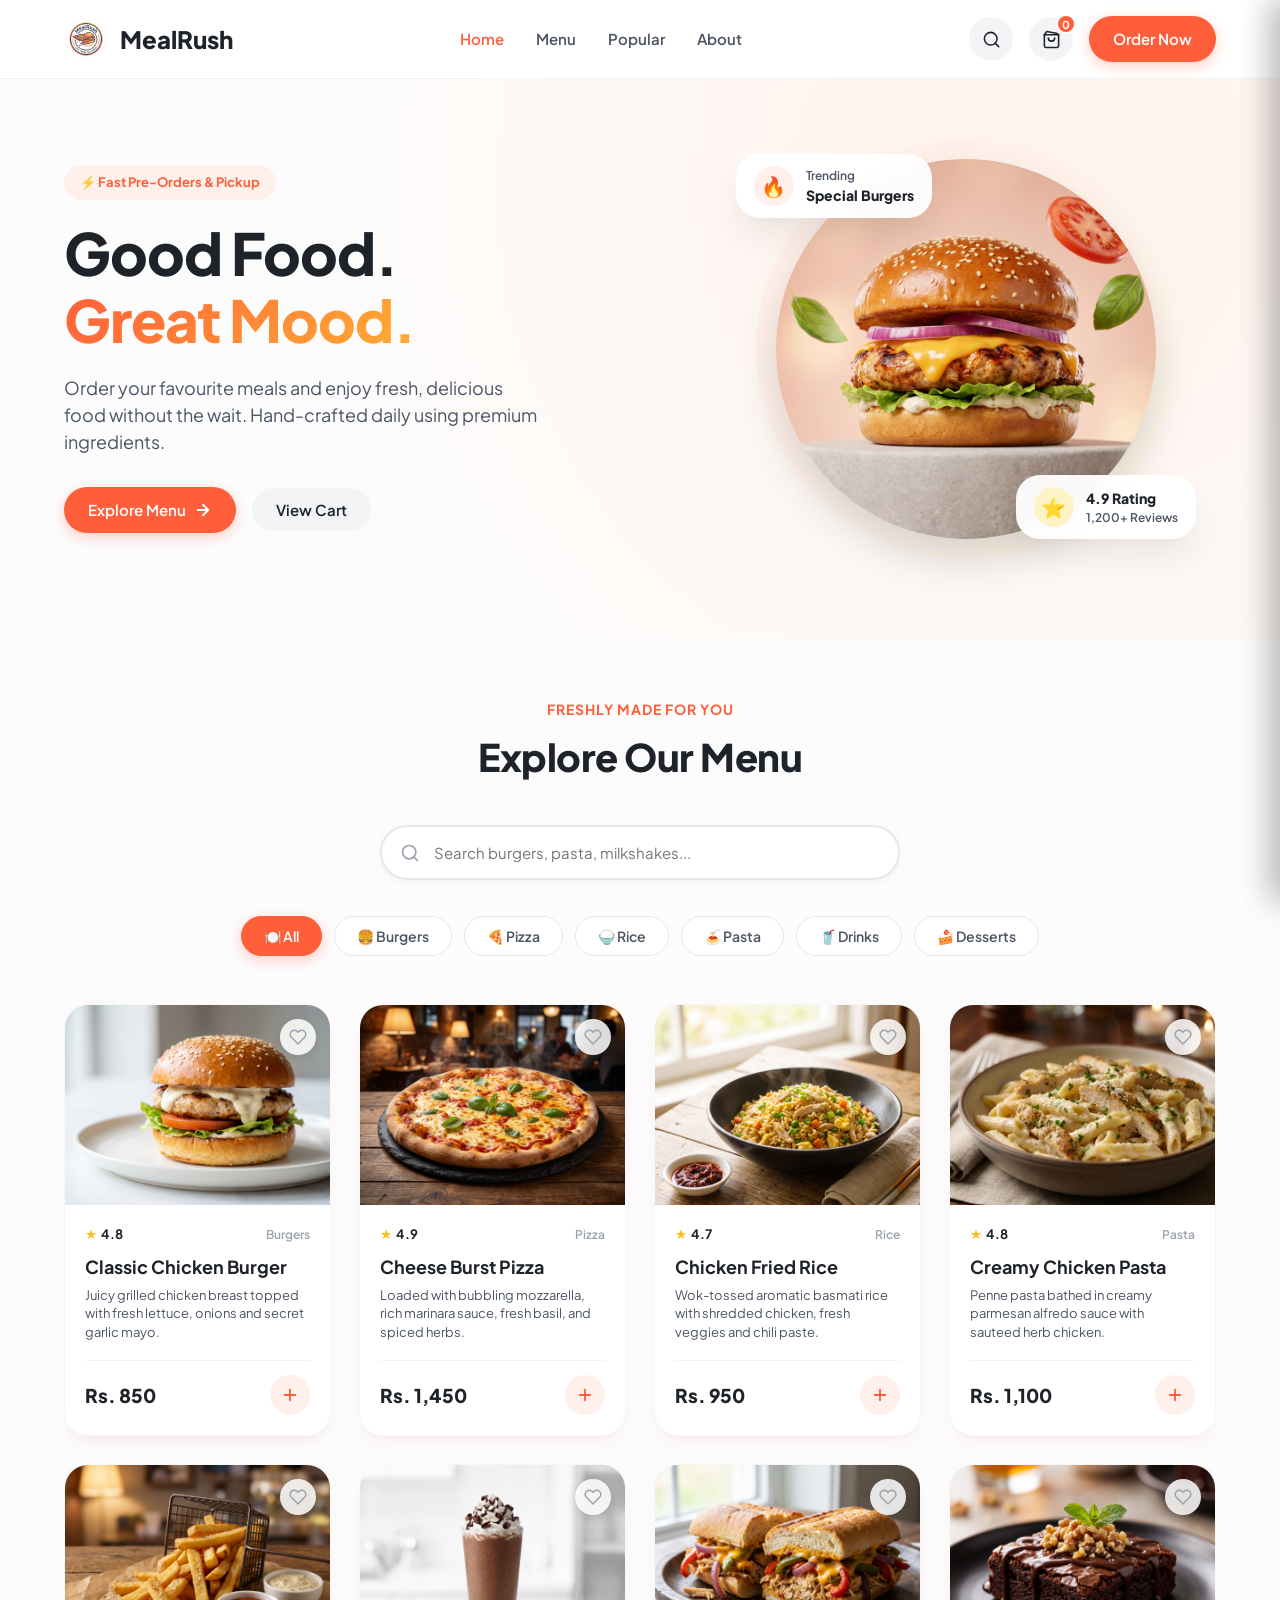
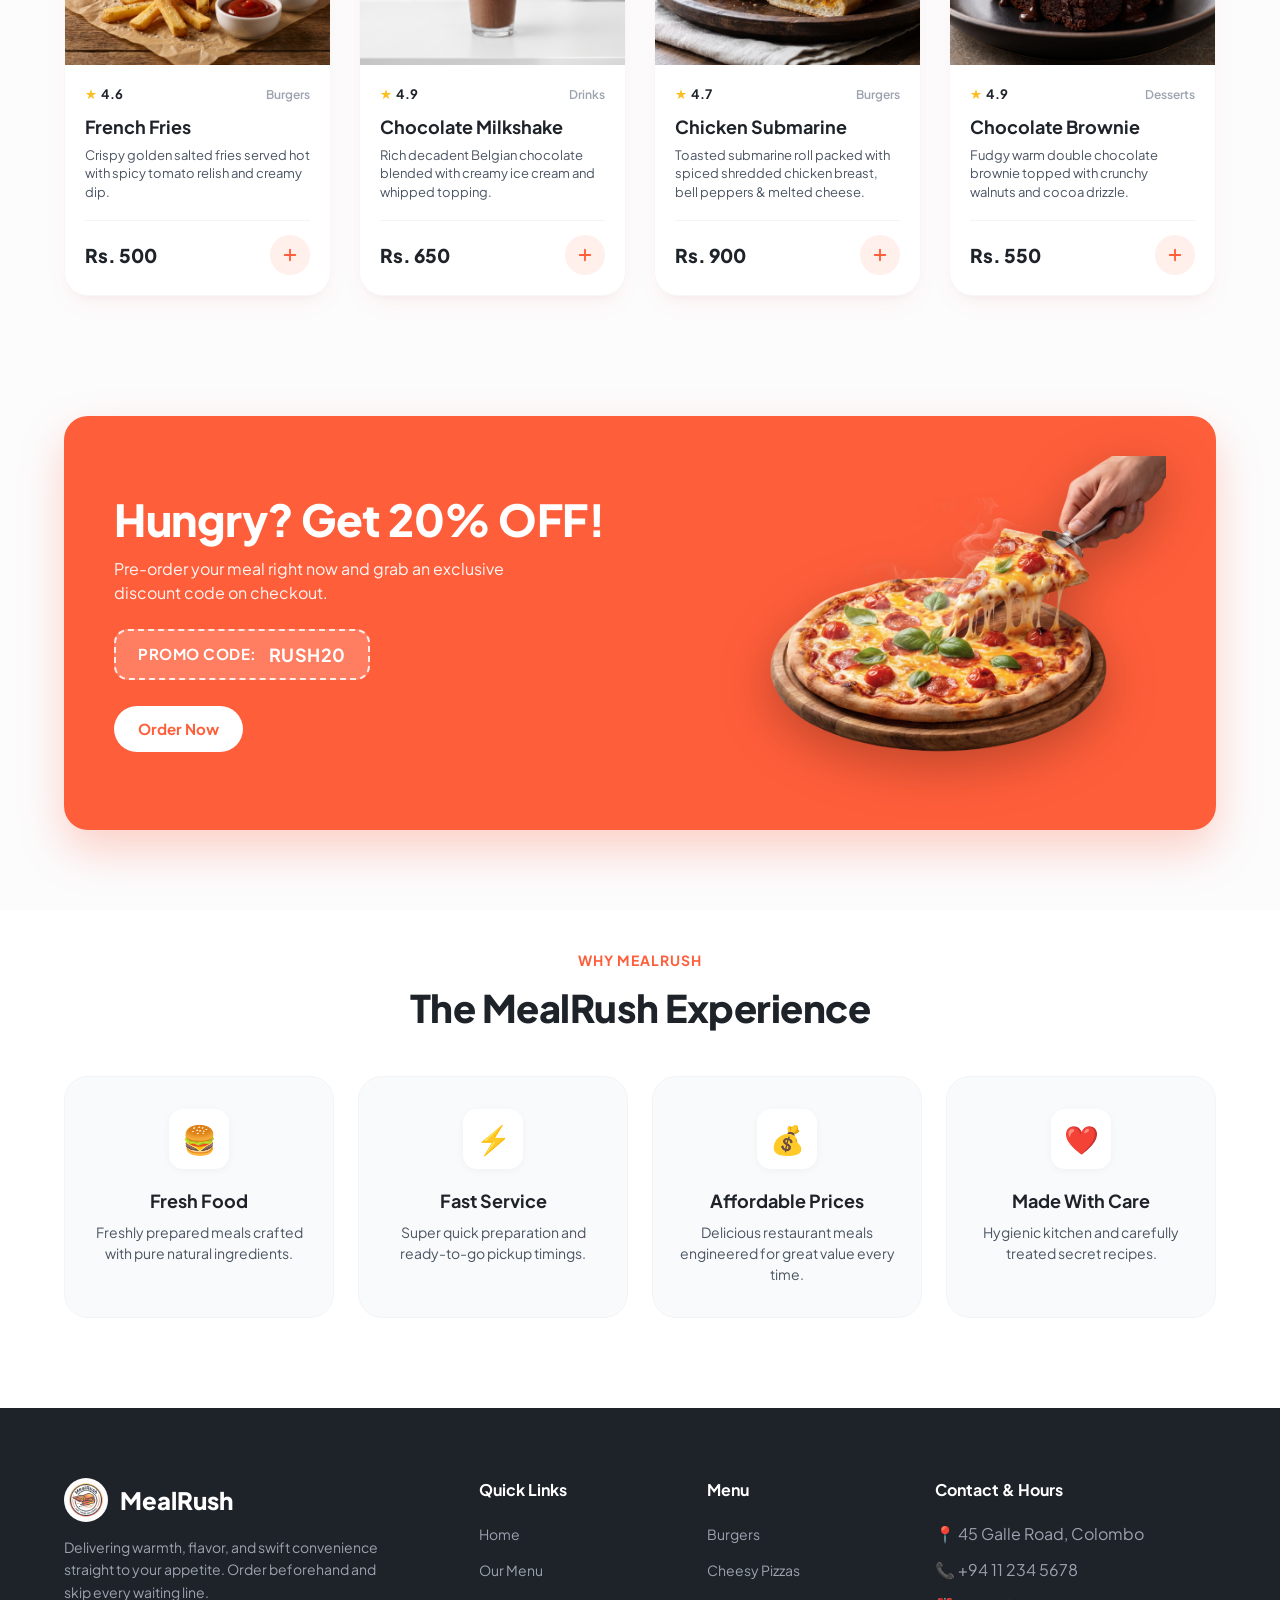
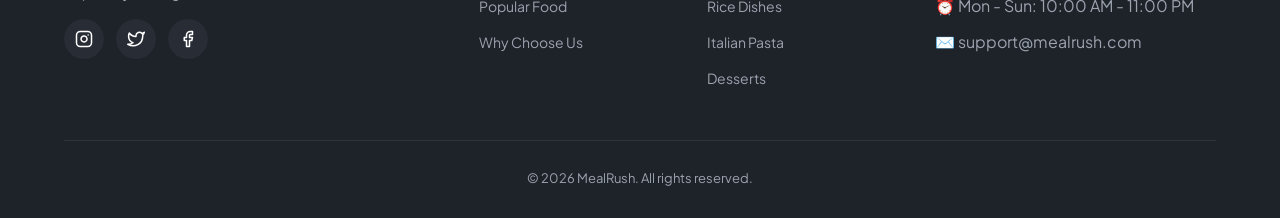
<file: index.html>
<!DOCTYPE html>
<html lang="en">
<head>
  <meta charset="UTF-8">
  <meta name="viewport" content="width=device-width, initial-scale=1.0">
  <title>MealRush — Pre-Order Delicious Food</title>
  
  <!-- Google Fonts: Plus Jakarta Sans -->
  <link rel="preconnect" href="https://fonts.googleapis.com">
  <link rel="preconnect" href="https://fonts.gstatic.com" crossorigin>
  <link href="https://fonts.googleapis.com/css2?family=Plus+Jakarta+Sans:wght@400;500;600;700;800&display=swap" rel="stylesheet">
  
  <!-- External CSS -->
  <link rel="stylesheet" href="style.css">
</head>
<body>

  <!-- NAVBAR -->
  <header class="navbar">
    <div class="container nav-container">
      <a href="#" class="brand-logo">
        <img src="MealRush_burger_logo_design.png" 
             alt="MealRush" 
             class="brand-logo-img">
        <span>MealRush</span>
      </a>

      <ul class="nav-menu">
        <li><a href="#hero" class="nav-link active">Home</a></li>
        <li><a href="#menu" class="nav-link">Menu</a></li>
        <li><a href="#popular" class="nav-link">Popular</a></li>
        <li><a href="#about" class="nav-link">About</a></li>
      </ul>

      <div class="nav-actions">
        <button class="icon-btn" onclick="focusSearch()" aria-label="Search">
          <svg width="19" height="19" fill="none" stroke="currentColor" stroke-width="2" stroke-linecap="round" stroke-linejoin="round" viewBox="0 0 24 24">
            <circle cx="11" cy="11" r="8"></circle>
            <line x1="21" y1="21" x2="16.65" y2="16.65"></line>
          </svg>
        </button>

        <button class="icon-btn" onclick="toggleCartDrawer(true)" aria-label="Cart">
          <svg width="19" height="19" fill="none" stroke="currentColor" stroke-width="2" stroke-linecap="round" stroke-linejoin="round" viewBox="0 0 24 24">
            <path d="M6 2L3 6v14a2 2 0 0 0 2 2h14a2 2 0 0 0 2-2V6l-3-2z"></path>
            <line x1="3" y1="6" x2="21" y2="6"></line>
            <path d="M16 10a4 4 0 0 1-8 0"></path>
          </svg>
          <span class="cart-badge" id="navCartBadge">0</span>
        </button>

        <a href="#menu" class="btn-primary">Order Now</a>

        <button class="hamburger" id="hamburgerBtn" onclick="toggleMobileNav()" aria-label="Menu">
          <span></span>
          <span></span>
          <span></span>
        </button>
      </div>
    </div>
  </header>

  <!-- Mobile Menu -->
  <div class="mobile-menu-drawer" id="mobileDrawer">
    <a href="#hero" class="nav-link" onclick="toggleMobileNav()">Home</a>
    <a href="#menu" class="nav-link" onclick="toggleMobileNav()">Menu</a>
    <a href="#popular" class="nav-link" onclick="toggleMobileNav()">Popular</a>
    <a href="#about" class="nav-link" onclick="toggleMobileNav()">About</a>
    <a href="#menu" class="btn-primary w-100" onclick="toggleMobileNav()">Order Now</a>
  </div>

  <!-- HERO SECTION -->
  <section class="hero" id="hero">
    <div class="container hero-grid">
      <div class="hero-left">
        <div class="hero-tag">
          <span>⚡ Fast Pre-Orders & Pickup</span>
        </div>
        <h1 class="hero-title">Good Food.<br><span>Great Mood.</span></h1>
        <p class="hero-desc">Order your favourite meals and enjoy fresh, delicious food without the wait. Hand-crafted daily using premium ingredients.</p>
        <div class="hero-cta">
          <a href="#menu" class="btn-primary">
            Explore Menu
            <svg width="18" height="18" fill="none" stroke="currentColor" stroke-width="2.5" stroke-linecap="round" stroke-linejoin="round" viewBox="0 0 24 24"><line x1="5" y1="12" x2="19" y2="12"></line><polyline points="12 5 19 12 12 19"></polyline></svg>
          </a>
          <button onclick="toggleCartDrawer(true)" class="btn-secondary">View Cart</button>
        </div>
      </div>

      <div class="hero-visual">
        <div class="hero-img-wrap">
          <img src="hero-burger.jpg" alt="Delicious Burger" class="hero-img">
          
          <div class="hero-badge badge-top-left">
            <div class="badge-icon" style="background:#FFF0EB; color:#FF5E3A">🔥</div>
            <div>
              <p style="font-size:12px; color:#4B5563; font-weight:600;">Trending</p>
              <p style="font-size:14px; font-weight:800; color:#1E2229;">Special Burgers</p>
            </div>
          </div>

          <div class="hero-badge badge-bottom-right">
            <div class="badge-icon" style="background:#FEF3C7; color:#D97706">⭐</div>
            <div>
              <p style="font-size:14px; font-weight:800; color:#1E2229;">4.9 Rating</p>
              <p style="font-size:12px; color:#4B5563; font-weight:600;">1,200+ Reviews</p>
            </div>
          </div>
        </div>
      </div>
    </div>
  </section>

  <!-- MENU SECTION -->
  <section class="menu-section" id="menu">
    <div class="container">
      <div class="section-header" id="popular">
        <p class="section-subtitle">Freshly Made For You</p>
        <h2 class="section-title">Explore Our Menu</h2>
      </div>

      <div class="search-wrapper">
        <svg class="search-icon-inside" width="20" height="20" fill="none" stroke="currentColor" stroke-width="2" stroke-linecap="round" stroke-linejoin="round" viewBox="0 0 24 24">
          <circle cx="11" cy="11" r="8"></circle>
          <line x1="21" y1="21" x2="16.65" y2="16.65"></line>
        </svg>
        <input type="text" id="foodSearchInput" class="search-input" placeholder="Search burgers, pasta, milkshakes..." oninput="handleSearch()">
      </div>

      <div class="category-scroll-container" id="categoryContainer">
        <button class="category-btn active" onclick="filterCategory('All', this)">🍽️ All</button>
        <button class="category-btn" onclick="filterCategory('Burgers', this)">🍔 Burgers</button>
        <button class="category-btn" onclick="filterCategory('Pizza', this)">🍕 Pizza</button>
        <button class="category-btn" onclick="filterCategory('Rice', this)">🍚 Rice</button>
        <button class="category-btn" onclick="filterCategory('Pasta', this)">🍝 Pasta</button>
        <button class="category-btn" onclick="filterCategory('Drinks', this)">🥤 Drinks</button>
        <button class="category-btn" onclick="filterCategory('Desserts', this)">🍰 Desserts</button>
      </div>

      <div class="food-grid" id="foodCardsGrid">
        <!-- Rendered by JavaScript -->
      </div>
    </div>
  </section>

  <!-- PROMOTIONAL OFFER BANNER -->
  <section class="promo-section">
    <div class="container">
      <div class="promo-banner">
        <div class="promo-content">
          <h2>Hungry? Get 20% OFF!</h2>
          <p>Pre-order your meal right now and grab an exclusive discount code on checkout.</p>
          <div class="coupon-box">
            <span>PROMO CODE:</span>
            <strong style="font-size: 18px; color: #FFF;">RUSH20</strong>
          </div>
          <div>
            <a href="#menu" class="btn-secondary" style="background:#FFF; color:#FF5E3A; font-weight:700;">Order Now</a>
          </div>
        </div>
        <div class="promo-img-wrap">
          <img src="Promo-Pizza.png" 
               alt="Artisan Hot Cheesy Pizza Slice" 
               class="promo-pizza-img" 
               loading="lazy">
        </div>
      </div>
    </div>
  </section>

  <!-- FEATURES SECTION -->
  <section class="features-section" id="about">
    <div class="container">
      <div class="section-header">
        <p class="section-subtitle">Why MealRush</p>
        <h2 class="section-title">The MealRush Experience</h2>
      </div>

      <div class="features-grid">
        <div class="feature-card">
          <div class="feature-icon-wrap">🍔</div>
          <h3>Fresh Food</h3>
          <p>Freshly prepared meals crafted with pure natural ingredients.</p>
        </div>
        <div class="feature-card">
          <div class="feature-icon-wrap">⚡</div>
          <h3>Fast Service</h3>
          <p>Super quick preparation and ready-to-go pickup timings.</p>
        </div>
        <div class="feature-card">
          <div class="feature-icon-wrap">💰</div>
          <h3>Affordable Prices</h3>
          <p>Delicious restaurant meals engineered for great value every time.</p>
        </div>
        <div class="feature-card">
          <div class="feature-icon-wrap">❤️</div>
          <h3>Made With Care</h3>
          <p>Hygienic kitchen and carefully treated secret recipes.</p>
        </div>
      </div>
    </div>
  </section>

  <!-- FOOTER -->
  <footer class="footer">
    <div class="container">
      <div class="footer-grid">
        <div class="footer-brand">
          <a href="#" class="brand-logo">
            <img src="MealRush_burger_logo_design.png" 
                 alt="MealRush" 
                 class="brand-logo-img">
            <span>MealRush</span>
          </a>
          <p class="footer-text">Delivering warmth, flavor, and swift convenience straight to your appetite. Order beforehand and skip every waiting line.</p>
          <div class="social-row">
            <a href="#" class="social-btn" aria-label="Instagram">
              <svg width="18" height="18" fill="none" stroke="currentColor" stroke-width="2" stroke-linecap="round" stroke-linejoin="round" viewBox="0 0 24 24"><rect x="2" y="2" width="20" height="20" rx="5" ry="5"></rect><path d="M16 11.37A4 4 0 1 1 12.63 8 4 4 0 0 1 16 11.37z"></path><line x1="17.5" y1="6.5" x2="17.51" y2="6.5"></line></svg>
            </a>
            <a href="#" class="social-btn" aria-label="Twitter">
              <svg width="18" height="18" fill="none" stroke="currentColor" stroke-width="2" stroke-linecap="round" stroke-linejoin="round" viewBox="0 0 24 24"><path d="M23 3a10.9 10.9 0 0 1-3.14 1.53 4.48 4.48 0 0 0-7.86 3v1A10.66 10.66 0 0 1 3 4s-4 9 5 13a11.64 11.64 0 0 1-7 2c9 5 20 0 20-11.5a4.5 4.5 0 0 0-.08-.83A7.72 7.72 0 0 0 23 3z"></path></svg>
            </a>
            <a href="#" class="social-btn" aria-label="Facebook">
              <svg width="18" height="18" fill="none" stroke="currentColor" stroke-width="2" stroke-linecap="round" stroke-linejoin="round" viewBox="0 0 24 24"><path d="M18 2h-3a5 5 0 0 0-5 5v3H7v4h3v8h4v-8h3l1-4h-4V7a1 1 0 0 1 1-1h3z"></path></svg>
            </a>
          </div>
        </div>

        <div>
          <h4 class="footer-heading">Quick Links</h4>
          <ul class="footer-links">
            <li><a href="#hero">Home</a></li>
            <li><a href="#menu">Our Menu</a></li>
            <li><a href="#popular">Popular Food</a></li>
            <li><a href="#about">Why Choose Us</a></li>
          </ul>
        </div>

        <div>
          <h4 class="footer-heading">Menu</h4>
          <ul class="footer-links">
            <li><a href="#menu" onclick="filterCategory('Burgers')">Burgers</a></li>
            <li><a href="#menu" onclick="filterCategory('Pizza')">Cheesy Pizzas</a></li>
            <li><a href="#menu" onclick="filterCategory('Rice')">Rice Dishes</a></li>
            <li><a href="#menu" onclick="filterCategory('Pasta')">Italian Pasta</a></li>
            <li><a href="#menu" onclick="filterCategory('Desserts')">Desserts</a></li>
          </ul>
        </div>

        <div>
          <h4 class="footer-heading">Contact & Hours</h4>
          <ul class="footer-links">
            <li><span>📍 45 Galle Road, Colombo</span></li>
            <li><span>📞 +94 11 234 5678</span></li>
            <li><span>⏰ Mon - Sun: 10:00 AM - 11:00 PM</span></li>
            <li><span>✉️ support@mealrush.com</span></li>
          </ul>
        </div>
      </div>

      <div class="footer-bottom">
        <p>&copy; 2026 MealRush. All rights reserved.</p>
      </div>
    </div>
  </footer>

  <!-- CART SIDEBAR DRAWER -->
  <div class="drawer-overlay" id="drawerOverlay" onclick="closeAllDrawers()"></div>

  <div class="side-drawer" id="cartDrawer">
    <div class="drawer-header">
      <h3 class="drawer-title">
        <svg width="22" height="22" fill="none" stroke="currentColor" stroke-width="2" stroke-linecap="round" stroke-linejoin="round" viewBox="0 0 24 24"><path d="M6 2L3 6v14a2 2 0 0 0 2 2h14a2 2 0 0 0 2-2V6l-3-2z"></path><line x1="3" y1="6" x2="21" y2="6"></line><path d="M16 10a4 4 0 0 1-8 0"></path></svg>
        Your Cart (<span id="cartCountHeader">0</span>)
      </h3>
      <button class="close-btn" onclick="toggleCartDrawer(false)">✕</button>
    </div>

    <div class="cart-items-container" id="cartItemsList"></div>

    <div class="cart-footer" id="cartFooter">
      <div class="calculation-row">
        <span>Subtotal</span>
        <span id="cartSubtotal">Rs. 0</span>
      </div>
      <div class="calculation-row">
        <span>Delivery Fee</span>
        <span id="cartDelivery">Rs. 0</span>
      </div>
      <div class="calculation-row total-row">
        <span>Total Amount</span>
        <span id="cartTotal" style="color:var(--primary)">Rs. 0</span>
      </div>
      <button class="btn-primary w-100" id="btnProceedCheckout" onclick="openCheckoutDrawer()">
        Proceed to Order
      </button>
    </div>
  </div>

  <!-- CHECKOUT DRAWER -->
  <div class="side-drawer" id="checkoutDrawer">
    <div class="drawer-header">
      <h3 class="drawer-title">Order Checkout</h3>
      <button class="close-btn" onclick="toggleCheckoutDrawer(false)">✕</button>
    </div>

    <div class="checkout-body">
      <h4 style="font-size:15px; font-weight:700; margin-bottom:12px;">Order Summary</h4>
      <div id="checkoutSummaryItems" style="background:var(--gray-50); padding:14px; border-radius:var(--radius-md); margin-bottom:20px; font-size:13px; color:var(--gray-600); display:flex; flex-direction:column; gap:6px;"></div>

      <div style="border-bottom:1px solid var(--gray-200); margin-bottom:20px; padding-bottom:10px;">
        <div class="calculation-row">
          <span>Subtotal</span>
          <span id="chkSubtotal">Rs. 0</span>
        </div>
        <div class="calculation-row">
          <span>Delivery Fee</span>
          <span id="chkDelivery">Rs. 150</span>
        </div>
        <div class="calculation-row" style="font-weight:700; color:var(--dark);">
          <span>Total</span>
          <span id="chkTotal" style="color:var(--primary)">Rs. 0</span>
        </div>
      </div>

      <form id="checkoutForm" onsubmit="handlePlaceOrder(event)">
        <h4 style="font-size:15px; font-weight:700; margin-bottom:14px;">Customer Details</h4>

        <div class="form-group">
          <label class="form-label" for="custName">Full Name *</label>
          <input type="text" id="custName" class="form-control" placeholder="e.g. John Doe" required>
        </div>

        <div class="form-group">
          <label class="form-label" for="custPhone">Phone Number *</label>
          <input type="tel" id="custPhone" class="form-control" placeholder="e.g. 077 123 4567" required>
        </div>

        <div class="form-group">
          <label class="form-label" for="custAddress">Delivery / Pickup Address *</label>
          <textarea id="custAddress" rows="2" class="form-control" placeholder="Street, Apt, City" required></textarea>
        </div>

        <div class="form-group">
          <label class="form-label">Payment Method</label>
          <div class="payment-options">
            <div class="pay-card active" onclick="setPaymentMethod('cod', this)">
              <span>💵</span>
              <span>Cash On Delivery</span>
            </div>
            <div class="pay-card" onclick="setPaymentMethod('card', this)">
              <span>💳</span>
              <span>Card Payment</span>
            </div>
          </div>
        </div>

        <button type="submit" class="btn-primary w-100" style="margin-top:20px;">
          Place Order Now
        </button>
      </form>
    </div>
  </div>

  <!-- ORDER SUCCESS MODAL -->
  <div class="modal-overlay" id="successModal">
    <div class="modal-box">
      <div class="success-check-icon">
        <svg width="40" height="40" fill="none" stroke="currentColor" stroke-width="3" stroke-linecap="round" stroke-linejoin="round" viewBox="0 0 24 24"><polyline points="20 6 9 17 4 12"></polyline></svg>
      </div>

      <h2 style="font-size: 22px; font-weight:800; color:var(--dark); margin-bottom: 6px;">Order Placed Successfully!</h2>
      <p style="color:var(--gray-600); font-size:14px;">Your delicious food is being prepared with utmost care.</p>

      <div class="order-details-card">
        <div class="detail-item">
          <span style="color:var(--gray-600)">Order Reference:</span>
          <strong id="successOrderId" style="color:var(--dark)">#MR1024</strong>
        </div>
        <div class="detail-item">
          <span style="color:var(--gray-600)">Estimated Time:</span>
          <strong style="color: #10B981">20 – 30 minutes</strong>
        </div>
        <div class="detail-item">
          <span style="color:var(--gray-600)">Payment:</span>
          <span id="successPaymentType" style="font-weight:600;">Cash On Delivery</span>
        </div>
        <div class="detail-item">
          <span style="color:var(--gray-600)">Paid Total:</span>
          <strong id="successTotalAmount" style="color:var(--primary)">Rs. 0</strong>
        </div>
      </div>

      <button class="btn-primary w-100" onclick="closeSuccessModal()">Back to Menu</button>
    </div>
  </div>

  <div class="toast-container" id="toastContainer"></div>

  <!-- External JavaScript -->
  <script src="script.js"></script>
</body>
</html>
</file>
<file: style.css>
/* ==========================================================================
   CSS VARIABLES & RESET
   ========================================================================== */
:root {
  --primary: #FF5E3A;
  --primary-hover: #E04826;
  --primary-light: #FFF0EB;
  --secondary: #FFAE33;
  --secondary-light: #FFF8EB;
  --dark: #1E2229;
  --dark-card: #272C35;
  --gray-50: #F9FAFB;
  --gray-100: #F3F4F6;
  --gray-200: #E5E7EB;
  --gray-400: #9CA3AF;
  --gray-600: #4B5563;
  --gray-800: #1F2937;
  --white: #FFFFFF;
  --radius-sm: 8px;
  --radius-md: 14px;
  --radius-lg: 24px;
  --radius-full: 9999px;
  --shadow-sm: 0 2px 8px rgba(0, 0, 0, 0.04);
  --shadow-md: 0 10px 25px -5px rgba(255, 94, 58, 0.08), 0 8px 10px -6px rgba(0, 0, 0, 0.04);
  --shadow-lg: 0 20px 35px -5px rgba(0, 0, 0, 0.08), 0 10px 10px -5px rgba(0, 0, 0, 0.02);
  --shadow-float: 0 14px 30px rgba(255, 94, 58, 0.25);
  --transition: all 0.28s cubic-bezier(0.4, 0, 0.2, 1);
}

* {
  margin: 0;
  padding: 0;
  box-sizing: border-box;
  font-family: 'Plus Jakarta Sans', sans-serif;
  -webkit-tap-highlight-color: transparent;
}

html {
  scroll-behavior: smooth;
}

body {
  background-color: #FCFCFD;
  color: var(--dark);
  overflow-x: hidden;
  line-height: 1.5;
}

.container {
  max-width: 1200px;
  margin: 0 auto;
  padding: 0 24px;
}

button {
  cursor: pointer;
  border: none;
  outline: none;
  font-family: inherit;
  transition: var(--transition);
}

input, textarea, select {
  font-family: inherit;
  outline: none;
}

/* NAVBAR */
.navbar {
  position: sticky;
  top: 0;
  z-index: 1000;
  background: rgba(255, 255, 255, 0.94);
  backdrop-filter: blur(14px);
  -webkit-backdrop-filter: blur(14px);
  border-bottom: 1px solid rgba(0, 0, 0, 0.05);
  transition: var(--transition);
}

.nav-container {
  display: flex;
  align-items: center;
  justify-content: space-between;
  height: 78px;
}

.brand-logo {
  display: flex;
  align-items: center;
  gap: 12px;
  text-decoration: none;
  font-size: 24px;
  font-weight: 800;
  color: var(--dark);
}

.brand-logo-img {
  width: 44px;
  height: 44px;
  object-fit: contain;
  border-radius: var(--radius-full);
}

.nav-menu {
  display: flex;
  align-items: center;
  gap: 32px;
  list-style: none;
}

.nav-link {
  text-decoration: none;
  color: var(--gray-600);
  font-weight: 600;
  font-size: 15px;
  transition: var(--transition);
  position: relative;
}

.nav-link:hover, .nav-link.active {
  color: var(--primary);
}

.nav-actions {
  display: flex;
  align-items: center;
  gap: 16px;
}

.icon-btn {
  background: var(--gray-100);
  width: 44px;
  height: 44px;
  border-radius: var(--radius-full);
  display: flex;
  align-items: center;
  justify-content: center;
  color: var(--dark);
  position: relative;
  transition: var(--transition);
}

.icon-btn:hover {
  background: var(--primary-light);
  color: var(--primary);
  transform: translateY(-2px);
}

.cart-badge {
  position: absolute;
  top: -3px;
  right: -3px;
  background: var(--primary);
  color: var(--white);
  font-size: 11px;
  font-weight: 700;
  width: 20px;
  height: 20px;
  border-radius: var(--radius-full);
  display: flex;
  align-items: center;
  justify-content: center;
  border: 2px solid var(--white);
  transition: transform 0.2s cubic-bezier(0.175, 0.885, 0.32, 1.275);
}

.btn-primary {
  background: var(--primary);
  color: var(--white);
  padding: 12px 24px;
  border-radius: var(--radius-full);
  font-weight: 600;
  font-size: 15px;
  display: inline-flex;
  align-items: center;
  gap: 8px;
  box-shadow: 0 4px 14px rgba(255, 94, 58, 0.3);
  text-decoration: none;
}

.btn-primary:hover {
  background: var(--primary-hover);
  box-shadow: var(--shadow-float);
  transform: translateY(-2px);
}

.btn-secondary {
  background: var(--gray-100);
  color: var(--dark);
  padding: 12px 24px;
  border-radius: var(--radius-full);
  font-weight: 600;
  font-size: 15px;
  text-decoration: none;
  display: inline-flex;
  align-items: center;
  gap: 8px;
}

.btn-secondary:hover {
  background: var(--gray-200);
  transform: translateY(-2px);
}

.hamburger {
  display: none;
  flex-direction: column;
  gap: 5px;
  background: none;
  padding: 6px;
}

.hamburger span {
  width: 24px;
  height: 2.5px;
  background: var(--dark);
  border-radius: 4px;
  transition: var(--transition);
}

.mobile-menu-drawer {
  position: fixed;
  top: 78px;
  left: 0;
  width: 100%;
  background: var(--white);
  padding: 24px;
  box-shadow: var(--shadow-lg);
  display: flex;
  flex-direction: column;
  gap: 18px;
  transform: translateY(-120%);
  opacity: 0;
  pointer-events: none;
  transition: var(--transition);
  z-index: 999;
  border-bottom: 1px solid var(--gray-100);
}

.mobile-menu-drawer.active {
  transform: translateY(0);
  opacity: 1;
  pointer-events: auto;
}

/* HERO SECTION */
.hero {
  position: relative;
  padding: 60px 0 80px;
  background: radial-gradient(circle at 80% 20%, #FFF3EB 0%, #FCFCFD 70%);
  overflow: hidden;
}

.hero-grid {
  display: grid;
  grid-template-columns: 1.1fr 0.9fr;
  align-items: center;
  gap: 40px;
}

.hero-tag {
  display: inline-flex;
  align-items: center;
  gap: 8px;
  background: var(--primary-light);
  color: var(--primary);
  padding: 8px 16px;
  border-radius: var(--radius-full);
  font-size: 13px;
  font-weight: 700;
  margin-bottom: 20px;
}

.hero-title {
  font-size: 58px;
  font-weight: 800;
  line-height: 1.15;
  letter-spacing: -1px;
  margin-bottom: 20px;
  color: var(--dark);
}

.hero-title span {
  background: linear-gradient(135deg, var(--primary), var(--secondary));
  -webkit-background-clip: text;
  -webkit-text-fill-color: transparent;
}

.hero-desc {
  font-size: 18px;
  color: var(--gray-600);
  margin-bottom: 32px;
  max-width: 480px;
}

.hero-cta {
  display: flex;
  align-items: center;
  gap: 16px;
}

.hero-visual {
  position: relative;
  display: flex;
  justify-content: center;
  align-items: center;
}

.hero-img-wrap {
  width: 420px;
  height: 420px;
  position: relative;
  border-radius: 50%;
  background: linear-gradient(135deg, #FFEFEA, #FFF8EB);
  display: flex;
  align-items: center;
  justify-content: center;
}

.hero-img {
  width: 380px;
  height: 380px;
  object-fit: cover;
  border-radius: 50%;
  box-shadow: 0 20px 40px rgba(0,0,0,0.15);
  animation: floatSmooth 6s ease-in-out infinite;
}

@keyframes floatSmooth {
  0%, 100% { transform: translateY(0px) rotate(0deg); }
  50% { transform: translateY(-14px) rotate(1.5deg); }
}

.hero-badge {
  position: absolute;
  background: rgba(255, 255, 255, 0.95);
  backdrop-filter: blur(8px);
  padding: 12px 18px;
  border-radius: var(--radius-lg);
  box-shadow: var(--shadow-lg);
  display: flex;
  align-items: center;
  gap: 12px;
  z-index: 2;
  animation: floatSmooth 5s ease-in-out infinite alternate;
}

.badge-top-left { top: 15px; left: -20px; }
.badge-bottom-right { bottom: 20px; right: -20px; animation-delay: -2.5s; }
.badge-icon {
  width: 40px;
  height: 40px;
  border-radius: var(--radius-full);
  display: flex;
  align-items: center;
  justify-content: center;
  font-size: 20px;
}

/* MENU SECTION */
.menu-section {
  padding: 60px 0 100px;
}

.section-header {
  text-align: center;
  max-width: 600px;
  margin: 0 auto 40px;
}

.section-subtitle {
  color: var(--primary);
  font-size: 14px;
  font-weight: 700;
  text-transform: uppercase;
  letter-spacing: 1px;
  margin-bottom: 8px;
}

.section-title {
  font-size: 38px;
  font-weight: 800;
  color: var(--dark);
  letter-spacing: -0.5px;
}

.search-wrapper {
  max-width: 520px;
  margin: 0 auto 36px;
  position: relative;
}

.search-input {
  width: 100%;
  padding: 16px 20px 16px 52px;
  background: var(--white);
  border: 2px solid var(--gray-200);
  border-radius: var(--radius-full);
  font-size: 15px;
  color: var(--dark);
  box-shadow: var(--shadow-sm);
  transition: var(--transition);
}

.search-input:focus {
  border-color: var(--primary);
  box-shadow: 0 0 0 4px rgba(255, 94, 58, 0.12);
}

.search-icon-inside {
  position: absolute;
  left: 20px;
  top: 50%;
  transform: translateY(-50%);
  color: var(--gray-400);
}

.category-scroll-container {
  display: flex;
  align-items: center;
  justify-content: center;
  gap: 12px;
  flex-wrap: wrap;
  margin-bottom: 48px;
}

.category-btn {
  background: var(--white);
  border: 1.5px solid var(--gray-200);
  padding: 10px 22px;
  border-radius: var(--radius-full);
  font-size: 14px;
  font-weight: 600;
  color: var(--gray-600);
  display: flex;
  align-items: center;
  gap: 8px;
  transition: var(--transition);
}

.category-btn:hover {
  border-color: var(--primary);
  color: var(--primary);
  background: var(--primary-light);
}

.category-btn.active {
  background: var(--primary);
  border-color: var(--primary);
  color: var(--white);
  box-shadow: 0 4px 14px rgba(255, 94, 58, 0.3);
}

.food-grid {
  display: grid;
  grid-template-columns: repeat(auto-fill, minmax(265px, 1fr));
  gap: 28px;
}

.food-card {
  background: var(--white);
  border-radius: var(--radius-lg);
  overflow: hidden;
  box-shadow: var(--shadow-md);
  transition: var(--transition);
  display: flex;
  flex-direction: column;
  position: relative;
  border: 1px solid rgba(0, 0, 0, 0.03);
}

.food-card:hover {
  transform: translateY(-8px);
  box-shadow: var(--shadow-lg);
}

.card-img-wrap {
  position: relative;
  height: 200px;
  overflow: hidden;
  background: #F8F8FA;
}

.food-img {
  width: 100%;
  height: 100%;
  object-fit: cover;
  transition: transform 0.5s cubic-bezier(0.4, 0, 0.2, 1);
}

.food-card:hover .food-img { transform: scale(1.08); }

.favorite-btn {
  position: absolute;
  top: 14px;
  right: 14px;
  width: 36px;
  height: 36px;
  background: rgba(255, 255, 255, 0.85);
  backdrop-filter: blur(6px);
  border-radius: var(--radius-full);
  display: flex;
  align-items: center;
  justify-content: center;
  color: var(--gray-400);
  box-shadow: 0 2px 8px rgba(0, 0, 0, 0.1);
  transition: var(--transition);
}

.favorite-btn.active, .favorite-btn:hover {
  color: #EF4444;
  background: var(--white);
  transform: scale(1.1);
}

.card-content {
  padding: 20px;
  display: flex;
  flex-direction: column;
  flex: 1;
}

.card-meta {
  display: flex;
  justify-content: space-between;
  align-items: center;
  margin-bottom: 8px;
}

.card-rating {
  display: flex;
  align-items: center;
  gap: 4px;
  font-size: 13px;
  font-weight: 700;
  color: var(--dark);
}

.star-icon { color: #FBBF24; }

.card-title {
  font-size: 18px;
  font-weight: 700;
  color: var(--dark);
  margin-bottom: 6px;
}

.card-desc {
  font-size: 13px;
  color: var(--gray-600);
  line-height: 1.45;
  margin-bottom: 18px;
  flex: 1;
}

.card-footer {
  display: flex;
  align-items: center;
  justify-content: space-between;
  margin-top: auto;
  padding-top: 14px;
  border-top: 1px solid var(--gray-100);
}

.card-price {
  font-size: 19px;
  font-weight: 800;
  color: var(--dark);
}

.add-cart-btn {
  background: var(--primary-light);
  color: var(--primary);
  width: 40px;
  height: 40px;
  border-radius: var(--radius-full);
  display: flex;
  align-items: center;
  justify-content: center;
  transition: var(--transition);
}

.food-card:hover .add-cart-btn,
.add-cart-btn:hover {
  background: var(--primary);
  color: var(--white);
  transform: scale(1.05);
}

.no-results {
  grid-column: 1 / -1;
  text-align: center;
  padding: 60px 20px;
  color: var(--gray-600);
}

.no-results-icon {
  font-size: 48px;
  margin-bottom: 12px;
}

/* PROMOTIONAL OFFER BANNER */
.promo-section {
  padding: 20px 0 80px;
}

.promo-banner {
  background-color: #FF5E3A;
  border-radius: var(--radius-lg);
  padding: 40px 50px;
  display: grid;
  grid-template-columns: 1.15fr 0.85fr;
  align-items: center;
  position: relative;
  overflow: hidden;
  box-shadow: 0 20px 45px rgba(255, 94, 58, 0.28);
  color: var(--white);
  min-height: 380px;
}

.promo-content {
  position: relative;
  z-index: 2;
}

.promo-content h2 {
  font-size: 44px;
  font-weight: 800;
  line-height: 1.15;
  margin-bottom: 12px;
  letter-spacing: -0.5px;
}

.promo-content p {
  font-size: 16px;
  opacity: 0.95;
  margin-bottom: 24px;
  max-width: 440px;
}

.coupon-box {
  display: inline-flex;
  align-items: center;
  gap: 12px;
  background: rgba(255, 255, 255, 0.2);
  border: 2px dashed rgba(255, 255, 255, 0.85);
  padding: 10px 22px;
  border-radius: var(--radius-md);
  font-weight: 700;
  font-size: 15px;
  margin-bottom: 26px;
  letter-spacing: 0.5px;
  backdrop-filter: blur(8px);
}

.promo-img-wrap {
  position: relative;
  height: 100%;
  display: flex;
  align-items: center;
  justify-content: center;
  z-index: 2;
}

.promo-pizza-img {
  width: 100%;
  max-width: 460px;
  height: auto;
  object-fit: contain;
  filter: drop-shadow(0 15px 25px rgba(0, 0, 0, 0.25));
  animation: floatSmooth 6s ease-in-out infinite;
  transition: transform 0.4s ease;
  display: block;
}

.promo-banner:hover .promo-pizza-img {
  transform: scale(1.04) rotate(1.5deg);
}

/* FEATURES */
.features-section {
  padding: 40px 0 90px;
  background: var(--white);
}

.features-grid {
  display: grid;
  grid-template-columns: repeat(auto-fit, minmax(230px, 1fr));
  gap: 24px;
  margin-top: 40px;
}

.feature-card {
  background: var(--gray-50);
  border-radius: var(--radius-lg);
  padding: 32px 24px;
  text-align: center;
  border: 1px solid var(--gray-100);
  transition: var(--transition);
}

.feature-card:hover {
  background: var(--white);
  transform: translateY(-6px);
  box-shadow: var(--shadow-md);
  border-color: rgba(255, 94, 58, 0.2);
}

.feature-icon-wrap {
  width: 60px;
  height: 60px;
  border-radius: var(--radius-md);
  margin: 0 auto 18px;
  display: flex;
  align-items: center;
  justify-content: center;
  font-size: 28px;
  background: var(--white);
  box-shadow: var(--shadow-sm);
}

.feature-card h3 {
  font-size: 18px;
  font-weight: 700;
  margin-bottom: 8px;
}

.feature-card p {
  font-size: 14px;
  color: var(--gray-600);
}

/* DRAWERS */
.drawer-overlay {
  position: fixed;
  top: 0;
  left: 0;
  width: 100vw;
  height: 100vh;
  background: rgba(15, 23, 42, 0.55);
  backdrop-filter: blur(4px);
  z-index: 2000;
  opacity: 0;
  pointer-events: none;
  transition: opacity 0.3s ease;
}

.drawer-overlay.active {
  opacity: 1;
  pointer-events: auto;
}

.side-drawer {
  position: fixed;
  top: 0;
  right: 0;
  width: 440px;
  max-width: 100%;
  height: 100%;
  background: var(--white);
  box-shadow: -10px 0 30px rgba(0, 0, 0, 0.15);
  z-index: 2001;
  transform: translateX(100%);
  transition: transform 0.35s cubic-bezier(0.16, 1, 0.3, 1);
  display: flex;
  flex-direction: column;
}

.side-drawer.active {
  transform: translateX(0);
}

.drawer-header {
  padding: 22px 24px;
  border-bottom: 1px solid var(--gray-200);
  display: flex;
  align-items: center;
  justify-content: space-between;
}

.drawer-title {
  font-size: 20px;
  font-weight: 800;
  display: flex;
  align-items: center;
  gap: 8px;
}

.close-btn {
  background: var(--gray-100);
  width: 36px;
  height: 36px;
  border-radius: var(--radius-full);
  display: flex;
  align-items: center;
  justify-content: center;
  color: var(--gray-600);
  transition: var(--transition);
}

.close-btn:hover {
  background: var(--gray-200);
  color: var(--dark);
}

.cart-items-container {
  flex: 1;
  overflow-y: auto;
  padding: 20px 24px;
  display: flex;
  flex-direction: column;
  gap: 16px;
}

.empty-cart-state {
  text-align: center;
  margin: auto 0;
  padding: 30px 20px;
}

.empty-icon {
  font-size: 60px;
  margin-bottom: 14px;
}

.cart-item {
  display: flex;
  align-items: center;
  gap: 14px;
  padding-bottom: 16px;
  border-bottom: 1px solid var(--gray-100);
}

.cart-item-img {
  width: 68px;
  height: 68px;
  border-radius: var(--radius-md);
  object-fit: cover;
}

.cart-item-info { flex: 1; }
.cart-item-name { font-weight: 700; font-size: 15px; margin-bottom: 4px; color: var(--dark); }
.cart-item-price { font-size: 13px; color: var(--gray-600); margin-bottom: 8px; }
.cart-qty-row { display: flex; align-items: center; gap: 10px; }
.qty-btn {
  width: 28px;
  height: 28px;
  border-radius: 8px;
  background: var(--gray-100);
  display: flex;
  align-items: center;
  justify-content: center;
  font-weight: 700;
  color: var(--dark);
  font-size: 14px;
  transition: var(--transition);
}
.qty-btn:hover { background: var(--gray-200); }
.qty-val { font-size: 14px; font-weight: 700; min-width: 18px; text-align: center; }
.cart-item-end {
  text-align: right;
  display: flex;
  flex-direction: column;
  align-items: flex-end;
  gap: 8px;
}
.item-subtotal { font-weight: 800; font-size: 14px; color: var(--dark); }
.remove-btn {
  background: none;
  color: var(--gray-400);
  display: flex;
  align-items: center;
  justify-content: center;
  padding: 4px;
}
.remove-btn:hover { color: #EF4444; }

.cart-footer {
  padding: 24px;
  border-top: 1px solid var(--gray-200);
  background: var(--white);
}

.calculation-row {
  display: flex;
  justify-content: space-between;
  margin-bottom: 8px;
  font-size: 14px;
  color: var(--gray-600);
}

.calculation-row.total-row {
  font-size: 18px;
  font-weight: 800;
  color: var(--dark);
  margin-top: 12px;
  padding-top: 12px;
  border-top: 1px dashed var(--gray-200);
  margin-bottom: 20px;
}

.w-100 { width: 100%; justify-content: center; }

.checkout-body { flex: 1; overflow-y: auto; padding: 24px; }
.form-group { margin-bottom: 16px; }
.form-label { display: block; font-size: 13px; font-weight: 700; margin-bottom: 6px; color: var(--gray-800); }
.form-control {
  width: 100%;
  padding: 12px 14px;
  border: 1.5px solid var(--gray-200);
  border-radius: var(--radius-md);
  font-size: 14px;
  transition: var(--transition);
}
.form-control:focus { border-color: var(--primary); }
.payment-options { display: grid; grid-template-columns: 1fr 1fr; gap: 12px; margin-top: 8px; }
.pay-card {
  border: 2px solid var(--gray-200);
  border-radius: var(--radius-md);
  padding: 14px 10px;
  text-align: center;
  cursor: pointer;
  font-size: 13px;
  font-weight: 700;
  display: flex;
  flex-direction: column;
  align-items: center;
  gap: 6px;
  transition: var(--transition);
}
.pay-card.active {
  border-color: var(--primary);
  background: var(--primary-light);
  color: var(--primary);
}

/* MODAL */
.modal-overlay {
  position: fixed;
  top: 0;
  left: 0;
  width: 100%;
  height: 100%;
  background: rgba(15, 23, 42, 0.6);
  backdrop-filter: blur(5px);
  z-index: 3000;
  display: flex;
  align-items: center;
  justify-content: center;
  padding: 20px;
  opacity: 0;
  pointer-events: none;
  transition: opacity 0.3s ease;
}

.modal-overlay.active { opacity: 1; pointer-events: auto; }
.modal-overlay.active .modal-box { transform: scale(1); }

.modal-box {
  background: var(--white);
  max-width: 440px;
  width: 100%;
  border-radius: var(--radius-lg);
  padding: 36px 30px;
  text-align: center;
  box-shadow: var(--shadow-lg);
  transform: scale(0.92);
  transition: transform 0.3s cubic-bezier(0.175, 0.885, 0.32, 1.275);
}

.success-check-icon {
  width: 76px;
  height: 76px;
  background: #ECFDF5;
  color: #10B981;
  border-radius: var(--radius-full);
  display: flex;
  align-items: center;
  justify-content: center;
  margin: 0 auto 20px;
}

.order-details-card {
  background: var(--gray-50);
  border-radius: var(--radius-md);
  padding: 16px;
  margin: 22px 0 26px;
  text-align: left;
}

.detail-item {
  display: flex;
  justify-content: space-between;
  font-size: 14px;
  margin-bottom: 8px;
}

.detail-item:last-child { margin-bottom: 0; }

/* TOAST */
.toast-container {
  position: fixed;
  bottom: 24px;
  left: 24px;
  z-index: 4000;
  display: flex;
  flex-direction: column;
  gap: 10px;
  pointer-events: none;
}

.toast {
  background: var(--dark);
  color: var(--white);
  padding: 12px 20px;
  border-radius: var(--radius-full);
  font-size: 14px;
  font-weight: 600;
  display: flex;
  align-items: center;
  gap: 10px;
  box-shadow: 0 10px 25px rgba(0, 0, 0, 0.2);
  animation: slideInUp 0.3s ease forwards;
}

@keyframes slideInUp {
  from { transform: translateY(100%); opacity: 0; }
  to { transform: translateY(0); opacity: 1; }
}

/* FOOTER */
.footer {
  background: var(--dark);
  color: #9CA3AF;
  padding: 70px 0 30px;
}

.footer-grid {
  display: grid;
  grid-template-columns: 2fr 1fr 1fr 1.5fr;
  gap: 40px;
  margin-bottom: 50px;
}

.footer-brand .brand-logo { color: var(--white); margin-bottom: 14px; }
.footer-text { font-size: 14px; line-height: 1.6; max-width: 320px; }
.footer-heading { color: var(--white); font-size: 16px; font-weight: 700; margin-bottom: 20px; }
.footer-links { list-style: none; display: flex; flex-direction: column; gap: 12px; }
.footer-links a { color: #9CA3AF; text-decoration: none; font-size: 14px; transition: var(--transition); }
.footer-links a:hover { color: var(--primary); padding-left: 4px; }
.social-row { display: flex; gap: 12px; margin-top: 16px; }
.social-btn {
  width: 40px;
  height: 40px;
  border-radius: var(--radius-full);
  background: var(--dark-card);
  display: flex;
  align-items: center;
  justify-content: center;
  color: var(--white);
  text-decoration: none;
  transition: var(--transition);
}
.social-btn:hover { background: var(--primary); transform: translateY(-3px); }
.footer-bottom {
  border-top: 1px solid rgba(255, 255, 255, 0.08);
  padding-top: 28px;
  text-align: center;
  font-size: 13px;
}

/* RESPONSIVE */
@media (max-width: 992px) {
  .hero-grid { grid-template-columns: 1fr; text-align: center; gap: 50px; }
  .hero-desc { margin: 0 auto 32px; }
  .hero-cta { justify-content: center; }
  .hero-title { font-size: 46px; }
  .promo-banner {
    grid-template-columns: 1fr;
    text-align: center;
    padding: 40px 24px;
    gap: 30px;
  }
  .promo-content p { margin: 0 auto 24px; }
  .promo-pizza-img { max-width: 320px; }
  .footer-grid { grid-template-columns: 1fr 1fr; }
}

@media (max-width: 768px) {
  .nav-menu, .nav-actions .btn-primary { display: none; }
  .hamburger { display: flex; }
  .hero-title { font-size: 38px; }
  .hero-img-wrap { width: 310px; height: 310px; }
  .hero-img { width: 280px; height: 280px; }
  .badge-top-left { left: -10px; top: 0; }
  .badge-bottom-right { right: -10px; bottom: 0; }
  .food-grid { grid-template-columns: 1fr; }
  .category-scroll-container {
    justify-content: flex-start;
    overflow-x: auto;
    padding-bottom: 10px;
    flex-wrap: nowrap;
    -webkit-overflow-scrolling: touch;
  }
  .category-btn { flex-shrink: 0; }
  .side-drawer { width: 100%; }
  .footer-grid { grid-template-columns: 1fr; gap: 30px; }
}
</file>
